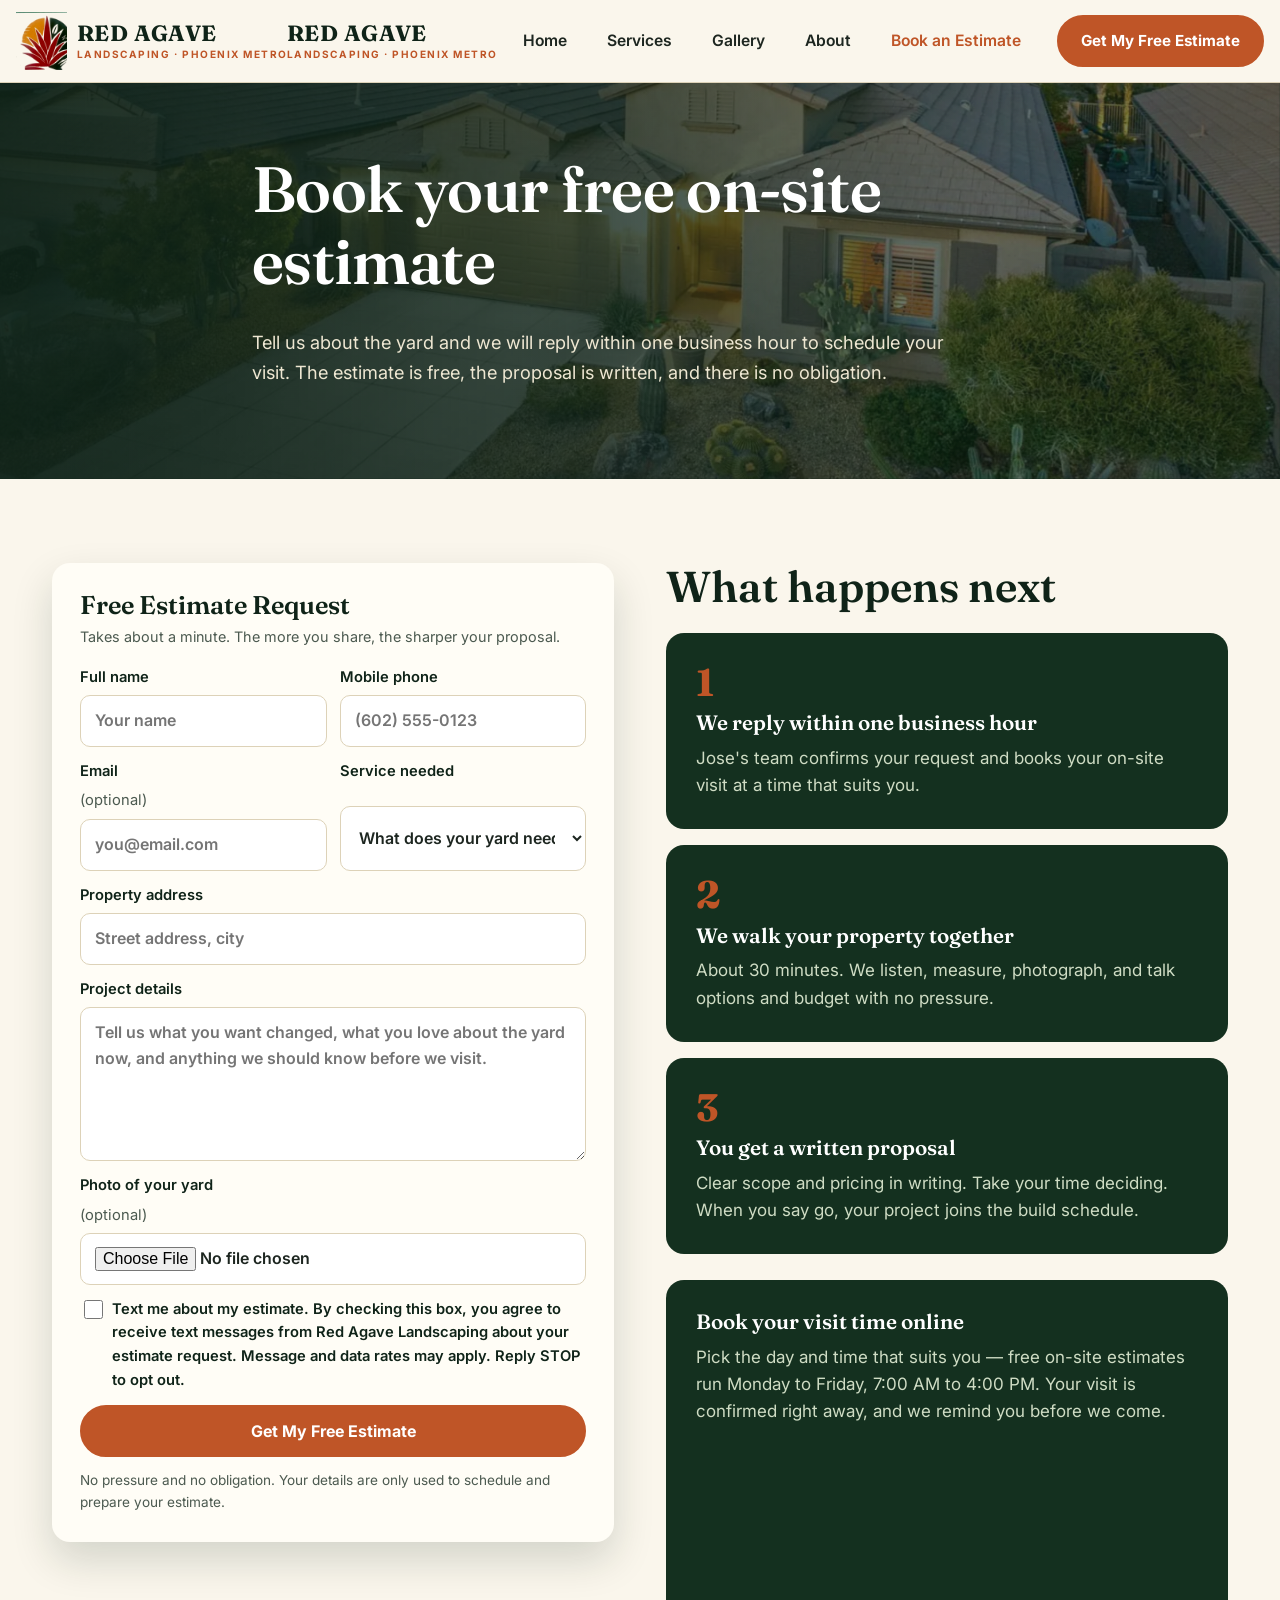
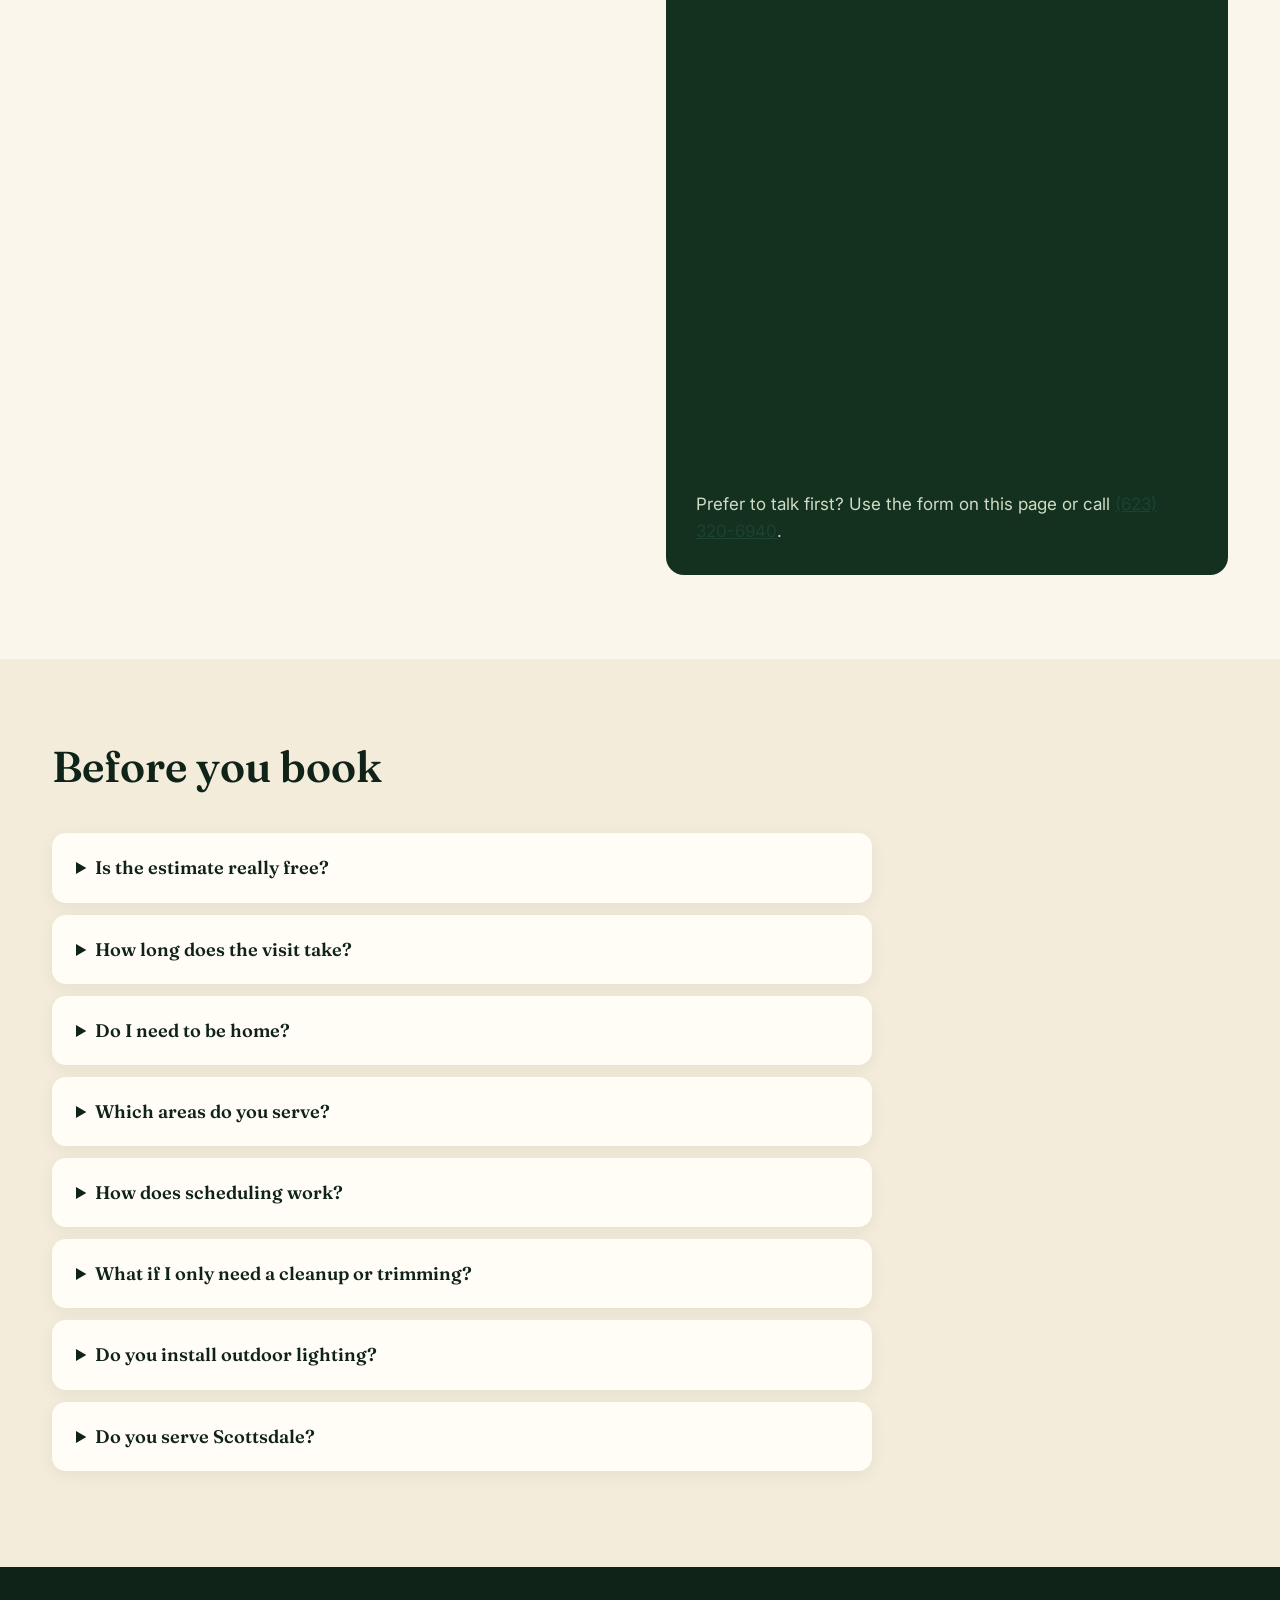
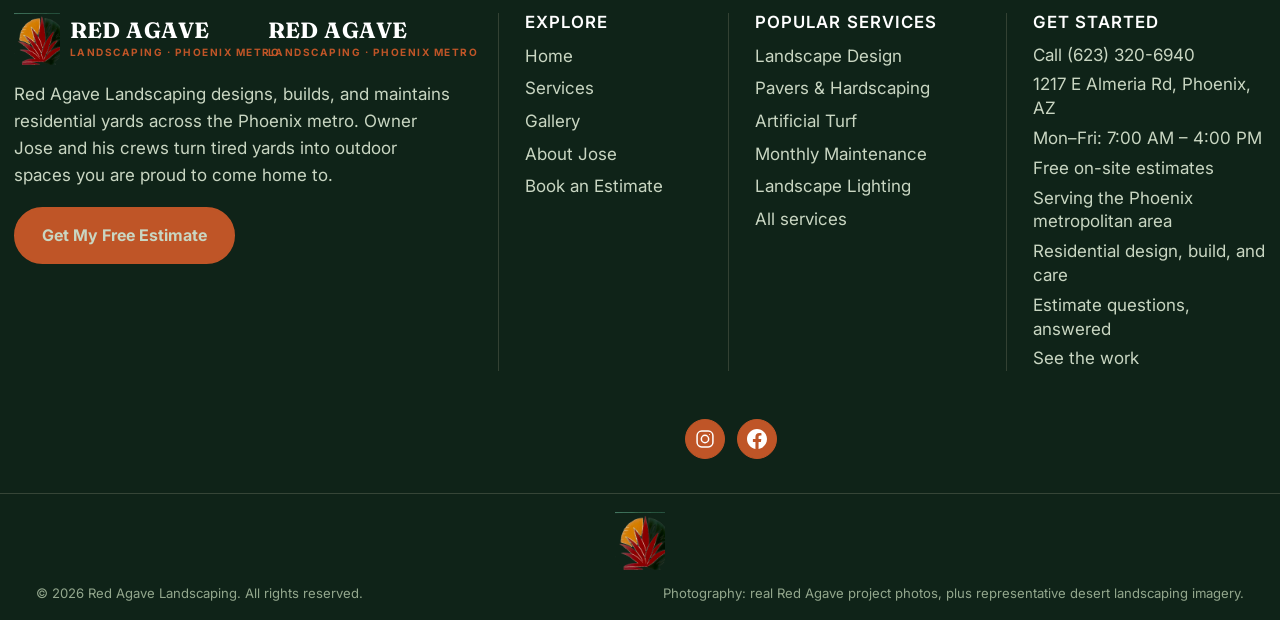
<file: book.html>
<!DOCTYPE html>
<html lang="en">
<head>
<meta charset="UTF-8">
<meta name="viewport" content="width=device-width, initial-scale=1">
<title>Book a Free On-Site Estimate | Red Agave Landscaping</title>
<meta name="description" content="Request your free on-site landscaping estimate from Red Agave Landscaping. We reply within one business hour with a written proposal after your visit. Phoenix metro.">
<link rel="canonical" href="https://redagavelandscapingaz.com/book.html">
<meta property="og:type" content="website">
<meta property="og:site_name" content="Red Agave Landscaping">
<meta property="og:title" content="Book a Free On-Site Estimate | Red Agave Landscaping">
<meta property="og:description" content="Request your free on-site landscaping estimate from Red Agave Landscaping. We reply within one business hour with a written proposal after your visit. Phoenix metro.">
<meta property="og:url" content="https://redagavelandscapingaz.com/book.html">
<meta property="og:image" content="https://redagavelandscapingaz.com/assets/img/og-cover.jpg">
<meta property="og:image:width" content="1200">
<meta property="og:image:height" content="740">
<meta name="twitter:card" content="summary_large_image">
<meta name="twitter:title" content="Book a Free On-Site Estimate | Red Agave Landscaping">
<meta name="twitter:description" content="Request your free on-site landscaping estimate from Red Agave Landscaping. We reply within one business hour with a written proposal after your visit. Phoenix metro.">
<meta name="twitter:image" content="https://redagavelandscapingaz.com/assets/img/og-cover.jpg">
<link rel="preconnect" href="https://fonts.googleapis.com">
<link rel="preconnect" href="https://fonts.gstatic.com" crossorigin>
<link href="https://fonts.googleapis.com/css2?family=Fraunces:ital,wght@0,500;0,600;0,700;1,500&family=Inter:wght@400;600;700;800&display=swap" rel="stylesheet">
<link rel="stylesheet" href="assets/styles.css">
<link rel="icon" type="image/png" sizes="64x64" href="assets/img/favicon-64.png">
<link rel="apple-touch-icon" sizes="180x180" href="assets/img/apple-touch-icon.png">

<script type="application/ld+json">
{
  "@context": "https://schema.org",
  "@type": "HomeAndConstructionBusiness",
  "@id": "https://redagavelandscapingaz.com/#business",
  "name": "Red Agave Landscaping",
  "legalName": "RED AGAVE LANDSCAPING LLC",
  "url": "https://redagavelandscapingaz.com/",
  "description": "Family-owned residential landscaping company in the Phoenix metropolitan area, serving Valley homeowners since 2008. Landscape design and installation, irrigation, pavers and hardscaping, xeriscape conversions, artificial turf, cleanups, tree and palm trimming, and monthly maintenance. Free on-site estimates.",
  "foundingDate": "2008",
  "founder": {
    "@type": "Person",
    "name": "Jose"
  },
  "telephone": "+1-623-320-6940",
  "email": "red.agave.land@gmail.com",
  "logo": "https://redagavelandscapingaz.com/assets/img/logo-official.png",
  "image": "https://redagavelandscapingaz.com/assets/img/logo-official.png",
  "address": {
    "@type": "PostalAddress",
    "streetAddress": "1217 E Almeria Rd",
    "addressLocality": "Phoenix",
    "addressRegion": "AZ",
    "addressCountry": "US"
  },
  "areaServed": [
    {
      "@type": "City",
      "name": "Phoenix, AZ"
    },
    {
      "@type": "City",
      "name": "Scottsdale, AZ"
    },
    {
      "@type": "City",
      "name": "Chandler, AZ"
    },
    {
      "@type": "City",
      "name": "Paradise Valley, AZ"
    },
    {
      "@type": "City",
      "name": "Peoria, AZ"
    },
    {
      "@type": "City",
      "name": "Glendale, AZ"
    },
    {
      "@type": "City",
      "name": "Surprise, AZ"
    },
    {
      "@type": "City",
      "name": "Anthem, AZ"
    },
    {
      "@type": "City",
      "name": "Ahwatukee, AZ"
    }
  ],
  "openingHoursSpecification": [
    {
      "@type": "OpeningHoursSpecification",
      "dayOfWeek": [
        "Monday",
        "Tuesday",
        "Wednesday",
        "Thursday",
        "Friday"
      ],
      "opens": "07:00",
      "closes": "16:00"
    }
  ],
  "sameAs": [
    "https://www.instagram.com/redagavelandscapingaz",
    "https://www.facebook.com/RedAgaveLandscaping"
  ],
  "knowsAbout": [
    "Landscape Design and Installation",
    "Irrigation and Sprinklers",
    "Pavers and Hardscaping",
    "Desert and Xeriscape Conversions",
    "Artificial Turf",
    "Yard Cleanups and Haul-Away",
    "Tree and Palm Trimming",
    "Monthly Maintenance",
    "Low-Voltage Landscape Lighting"
  ],
  "hasOfferCatalog": {
    "@type": "OfferCatalog",
    "name": "Landscaping Services",
    "itemListElement": [
      {
        "@type": "Offer",
        "itemOffered": {
          "@type": "Service",
          "name": "Free On-Site Estimate"
        }
      },
      {
        "@type": "Offer",
        "itemOffered": {
          "@type": "Service",
          "name": "Landscape Design and Installation"
        }
      },
      {
        "@type": "Offer",
        "itemOffered": {
          "@type": "Service",
          "name": "Irrigation and Sprinklers"
        }
      },
      {
        "@type": "Offer",
        "itemOffered": {
          "@type": "Service",
          "name": "Pavers and Hardscaping"
        }
      },
      {
        "@type": "Offer",
        "itemOffered": {
          "@type": "Service",
          "name": "Desert and Xeriscape Conversions"
        }
      },
      {
        "@type": "Offer",
        "itemOffered": {
          "@type": "Service",
          "name": "Artificial Turf"
        }
      },
      {
        "@type": "Offer",
        "itemOffered": {
          "@type": "Service",
          "name": "Yard Cleanups and Haul-Away"
        }
      },
      {
        "@type": "Offer",
        "itemOffered": {
          "@type": "Service",
          "name": "Tree and Palm Trimming"
        }
      },
      {
        "@type": "Offer",
        "itemOffered": {
          "@type": "Service",
          "name": "Monthly Maintenance"
        }
      },
      {
        "@type": "Offer",
        "itemOffered": {
          "@type": "Service",
          "name": "Low-Voltage Landscape Lighting"
        }
      }
    ]
  },
  "potentialAction": {
    "@type": "ReserveAction",
    "name": "Book a Free On-Site Estimate",
    "target": "https://redagavelandscapingaz.com/book.html"
  }
}
</script>
<script type="application/ld+json">
{
  "@context": "https://schema.org",
  "@type": "FAQPage",
  "mainEntity": [
    {
      "@type": "Question",
      "name": "Is the estimate really free?",
      "acceptedAnswer": {
        "@type": "Answer",
        "text": "Yes. The on-site visit and the written proposal cost nothing and carry no obligation. If we are not the right fit, the ideas from the visit are yours to keep."
      }
    },
    {
      "@type": "Question",
      "name": "How long does the visit take?",
      "acceptedAnswer": {
        "@type": "Answer",
        "text": "About 30 minutes for most homes. Larger design projects can take a little longer, because we measure and photograph everything your proposal needs."
      }
    },
    {
      "@type": "Question",
      "name": "Do I need to be home?",
      "acceptedAnswer": {
        "@type": "Answer",
        "text": "Ideally, yes. The best proposals come from hearing how you use the yard. If gates or dogs need arranging, tell us in the project details and we will plan around them."
      }
    },
    {
      "@type": "Question",
      "name": "Which areas do you serve?",
      "acceptedAnswer": {
        "@type": "Answer",
        "text": "Red Agave crews work across the Phoenix metropolitan area. Share your property address in the form and we will confirm scheduling for your neighborhood when we reply."
      }
    },
    {
      "@type": "Question",
      "name": "How does scheduling work?",
      "acceptedAnswer": {
        "@type": "Answer",
        "text": "Pick your visit time in the booking calendar on this page — free estimates run Monday to Friday, 7:00 AM to 4:00 PM — or send the form and Jose's team replies within one business hour to lock in a time that suits you. Either way, we confirm before we come and remind you ahead of the appointment."
      }
    },
    {
      "@type": "Question",
      "name": "What if I only need a cleanup or trimming?",
      "acceptedAnswer": {
        "@type": "Answer",
        "text": "Book the same free estimate. Cleanups, palm trimming, and maintenance plans all start with a quick look at the property so the price in your proposal is the real price."
      }
    },
    {
      "@type": "Question",
      "name": "Do you install outdoor lighting?",
      "acceptedAnswer": {
        "@type": "Answer",
        "text": "Yes. We design and install low-voltage landscape lighting — path lights, accent lighting for trees and walls, and lighting for pools and patios — so your yard stays safe, usable, and good-looking after dark. Lighting can be added to a new design or to a yard we already maintain, and it is included in your free on-site estimate."
      }
    },
    {
      "@type": "Question",
      "name": "Do you serve Scottsdale?",
      "acceptedAnswer": {
        "@type": "Answer",
        "text": "Yes — Scottsdale is part of our service area, along with Phoenix, Ahwatukee, Chandler, Paradise Valley, Peoria, Glendale, Surprise, and Anthem. Book a free on-site estimate and we will come out, walk your yard with you, and put the price in writing."
      }
    }
  ]
}
</script>
</head>
<body>
<a class="skip" href="#main">Skip to content</a>
<header class="site-header">
  <div class="wrap header-in">
    <a class="brand" href="index.html" aria-label="Red Agave Landscaping, home">
      <img class="brand-logo" src="assets/img/logo-official-256.png" alt="Red Agave Landscaping LLC logo"><span><span class="brand-name">RED AGAVE</span><span class="brand-sub">LANDSCAPING · PHOENIX METRO</span></span>
      <span><span class="brand-name">RED AGAVE</span><span class="brand-sub">LANDSCAPING · PHOENIX METRO</span></span>
    </a>
    <button class="nav-toggle" aria-label="Open menu" aria-expanded="false" aria-controls="main-nav"><span></span><span></span><span></span></button>
    <nav class="main-nav" id="main-nav" aria-label="Main">
      <ul>
          <li><a href="index.html">Home</a></li>
          <li><a href="services.html">Services</a></li>
          <li><a href="gallery.html">Gallery</a></li>
          <li><a href="about.html">About</a></li>
          <li><a href="book.html" aria-current="page">Book an Estimate</a></li>
      </ul>
    </nav>
    <a class="btn header-cta" href="book.html">Get My Free Estimate</a>
  </div>
</header>
<main id="main">

<section class="page-hero">
  <div class="hero-media"><img src="assets/img/front.webp" alt="Desert front yard with strong curb appeal"></div>
  <div class="hero-shade"></div>
  <div class="wrap page-hero-in">
    <h1>Book your free on-site estimate</h1>
    <p>Tell us about the yard and we will reply within one business hour to schedule your visit. The estimate is free, the proposal is written, and there is no obligation.</p>
  </div>
</section>

<section class="section">
  <div class="wrap split" style="align-items:start">
    <div class="hero-form-card" style="box-shadow:var(--shadow)">
      <h2 style="font-size:1.6rem">Free Estimate Request</h2>
      <p class="fineprint" style="font-size:.9rem;color:var(--ink-soft);margin-bottom:18px">Takes about a minute. The more you share, the sharper your proposal.</p>
      <form class="estimate-form" action="#" method="post" enctype="multipart/form-data" novalidate>
        <div class="form-row">
          <label>Full name
            <input type="text" name="name" autocomplete="name" required placeholder="Your name">
          </label>
          <label>Mobile phone
            <input type="tel" name="phone" autocomplete="tel" required placeholder="(602) 555-0123">
          </label>
        </div>
        <div class="form-row">
          <label>Email <span style="font-weight:400;color:var(--ink-soft)">(optional)</span>
            <input type="email" name="email" autocomplete="email" placeholder="you@email.com">
          </label>
          <label>Service needed
            <select name="service" required>
            <option value="">What does your yard need?</option>
          <option value="Landscape Design and Installation">Landscape Design and Installation</option>
          <option value="Irrigation and Sprinklers">Irrigation and Sprinklers</option>
          <option value="Pavers and Hardscaping">Pavers and Hardscaping</option>
          <option value="Desert and Xeriscape Conversions">Desert and Xeriscape Conversions</option>
          <option value="Artificial Turf">Artificial Turf</option>
          <option value="Yard Cleanups and Haul-Away">Yard Cleanups and Haul-Away</option>
          <option value="Tree and Palm Trimming">Tree and Palm Trimming</option>
          <option value="Monthly Maintenance">Monthly Maintenance</option>
          <option value="Low-Voltage Landscape Lighting">Low-Voltage Landscape Lighting</option>
          <option value="Not sure yet">Not sure yet, advise me</option>
            </select>
          </label>
        </div>
        <label>Property address
          <input type="text" name="address" autocomplete="street-address" placeholder="Street address, city">
        </label>
        <label>Project details
          <textarea name="details" rows="5" placeholder="Tell us what you want changed, what you love about the yard now, and anything we should know before we visit."></textarea>
        </label>
        <label>Photo of your yard <span style="font-weight:400;color:var(--ink-soft)">(optional)</span>
          <input type="file" name="yard-photo" accept="image/*">
        </label>
        <label class="consent">
          <input type="checkbox" name="sms-consent" value="yes">
          <span>Text me about my estimate. By checking this box, you agree to receive text messages from Red Agave Landscaping about your estimate request. Message and data rates may apply. Reply STOP to opt out.</span>
        </label>
        <button class="btn" type="submit" style="width:100%">Get My Free Estimate</button>
        <p class="fineprint" style="font-size:.85rem;color:var(--ink-soft);margin:0">No pressure and no obligation. Your details are only used to schedule and prepare your estimate.</p>
      </form>
      <div class="form-error" hidden role="alert">
        <h3>That didn't go through</h3>
        <p>Sorry, your request couldn't be sent. Please call us at <a href="tel:+16233206940">(623) 320-6940</a> and we'll book your free estimate right away.</p>
      </div>
      <div class="form-success" hidden role="status">
        <h3>Thanks<span data-first-name></span>, we got it.</h3>
        <p>Jose's team will reach out within one business hour to schedule your free estimate. Prefer to plan ahead? See how booking works below.</p>
        <p style="margin:0"><a class="btn btn-green" href="book.html#booking">Book My Visit Time</a></p>
      </div>
    </div>
    <div>
      <h2>What happens next</h2>
      <div class="steps" style="grid-template-columns:1fr;gap:16px;margin-bottom:26px">
        <div class="step"><span class="num">1</span><h3>We reply within one business hour</h3><p>Jose's team confirms your request and books your on-site visit at a time that suits you.</p></div>
        <div class="step"><span class="num">2</span><h3>We walk your property together</h3><p>About 30 minutes. We listen, measure, photograph, and talk options and budget with no pressure.</p></div>
        <div class="step"><span class="num">3</span><h3>You get a written proposal</h3><p>Clear scope and pricing in writing. Take your time deciding. When you say go, your project joins the build schedule.</p></div>
      </div>
      <div class="booking-note" id="booking">
        <h3>Book your visit time online</h3>
        <p>Pick the day and time that suits you — free on-site estimates run Monday to Friday, 7:00 AM to 4:00 PM. Your visit is confirmed right away, and we remind you before we come.</p>
        <iframe src="https://api.leadconnectorhq.com/widget/booking/D0ARNfF7j9mc7LlxUDc6" style="width:100%;min-height:640px;border:none;overflow:hidden" scrolling="no" id="ra_booking_D0ARNfF7j9mc7LlxUDc6" title="Book your free on-site estimate"></iframe>
        <script src="https://link.msgsndr.com/js/form_embed.js" type="text/javascript"></script>
        <p style="margin:0">Prefer to talk first? Use the form on this page or call <a href="tel:+16233206940">(623) 320-6940</a>.</p>
      </div>
    </div>
  </div>
</section>

<section class="section alt" id="faq">
  <div class="wrap">
    <div class="section-head">
      <h2>Before you book</h2>
    </div>
    <div class="faq">
      <details><summary>Is the estimate really free?</summary><p>Yes. The on-site visit and the written proposal cost nothing and carry no obligation. If we are not the right fit, the ideas from the visit are yours to keep.</p></details>
      <details><summary>How long does the visit take?</summary><p>About 30 minutes for most homes. Larger design projects can take a little longer, because we measure and photograph everything your proposal needs.</p></details>
      <details><summary>Do I need to be home?</summary><p>Ideally, yes. The best proposals come from hearing how you use the yard. If gates or dogs need arranging, tell us in the project details and we will plan around them.</p></details>
      <details><summary>Which areas do you serve?</summary><p>Red Agave crews work across the Phoenix metropolitan area. Share your property address in the form and we will confirm scheduling for your neighborhood when we reply.</p></details>
      <details><summary>How does scheduling work?</summary><p>Pick your visit time in the booking calendar on this page — free estimates run Monday to Friday, 7:00 AM to 4:00 PM — or send the form and Jose's team replies within one business hour to lock in a time that suits you. Either way, we confirm before we come and remind you ahead of the appointment.</p></details>
      <details><summary>What if I only need a cleanup or trimming?</summary><p>Book the same free estimate. Cleanups, palm trimming, and maintenance plans all start with a quick look at the property so the price in your proposal is the real price.</p></details>
      <details><summary>Do you install outdoor lighting?</summary><p>Yes. We design and install low-voltage landscape lighting — path lights, accent lighting for trees and walls, and lighting for pools and patios — so your yard stays safe, usable, and good-looking after dark. Lighting can be added to a new design or to a yard we already maintain, and it is included in your free on-site estimate.</p></details>
      <details><summary>Do you serve Scottsdale?</summary><p>Yes — Scottsdale is part of our service area, along with Phoenix, Ahwatukee, Chandler, Paradise Valley, Peoria, Glendale, Surprise, and Anthem. Book a free on-site estimate and we will come out, walk your yard with you, and put the price in writing.</p></details>
    </div>
  </div>
</section>

</main>
<footer class="site-footer">
  <div class="wrap footer-in">
    <div class="footer-brand">
      <a class="brand" href="index.html" style="margin-bottom:16px">
        <img class="brand-logo" src="assets/img/logo-official-256.png" alt="Red Agave Landscaping LLC logo"><span><span class="brand-name">RED AGAVE</span><span class="brand-sub">LANDSCAPING · PHOENIX METRO</span></span>
        <span><span class="brand-name">RED AGAVE</span><span class="brand-sub">LANDSCAPING · PHOENIX METRO</span></span>
      </a>
      <p style="max-width:32em">Red Agave Landscaping designs, builds, and maintains residential yards across the Phoenix metro. Owner Jose and his crews turn tired yards into outdoor spaces you are proud to come home to.</p>
      <p style="margin:0"><a class="btn" href="book.html">Get My Free Estimate</a></p>
    </div>
    <nav aria-label="Explore">
      <h3>EXPLORE</h3>
      <ul>
        <li><a href="index.html">Home</a></li>
        <li><a href="services.html">Services</a></li>
        <li><a href="gallery.html">Gallery</a></li>
        <li><a href="about.html">About Jose</a></li>
        <li><a href="book.html">Book an Estimate</a></li>
      </ul>
    </nav>
    <nav aria-label="Popular services" class="footer-services">
      <h3>POPULAR SERVICES</h3>
      <ul>
        <li><a href="services.html#design">Landscape Design</a></li>
        <li><a href="services.html#hardscaping">Pavers &amp; Hardscaping</a></li>
        <li><a href="services.html#turf">Artificial Turf</a></li>
        <li><a href="services.html#maintenance">Monthly Maintenance</a></li>
        <li><a href="services.html#lighting">Landscape Lighting</a></li>
        <li><a href="services.html">All services</a></li>
      </ul>
    </nav>
    <div class="footer-start">
      <h3>GET STARTED</h3>
      <ul>
        <li><a href="tel:+16233206940">Call (623) 320-6940</a></li>
        <li>1217 E Almeria Rd, Phoenix, AZ</li>
        <li>Mon–Fri: 7:00 AM – 4:00 PM</li>
        <li>Free on-site estimates</li>
        <li>Serving the Phoenix metropolitan area</li>
        <li>Residential design, build, and care</li>
        <li><a href="book.html#faq">Estimate questions, answered</a></li>
        <li><a href="gallery.html">See the work</a></li>
      </ul>
    </div>
    <div class="footer-social-cell">
      <div class="footer-social">
        <a href="https://www.instagram.com/redagavelandscapingaz/" target="_blank" rel="noopener" aria-label="Red Agave Landscaping on Instagram"><svg viewBox="0 0 24 24" fill="none" stroke="currentColor" stroke-width="1.8" stroke-linecap="round" stroke-linejoin="round" aria-hidden="true" focusable="false"><rect x="2.5" y="2.5" width="19" height="19" rx="5.5"/><circle cx="12" cy="12" r="4.4"/><circle cx="17.4" cy="6.6" r="0.6" fill="currentColor" stroke="none"/></svg></a>
        <a href="https://www.facebook.com/RedAgaveLandscaping" target="_blank" rel="noopener" aria-label="Red Agave Landscaping on Facebook"><svg viewBox="0 0 24 24" fill="currentColor" aria-hidden="true" focusable="false"><path d="M24 12.073c0-6.627-5.373-12-12-12s-12 5.373-12 12c0 5.99 4.388 10.954 10.125 11.854v-8.385H7.078v-3.47h3.047V9.43c0-3.007 1.792-4.669 4.533-4.669 1.312 0 2.686.235 2.686.235v2.953H15.83c-1.491 0-1.956.925-1.956 1.874v2.25h3.328l-.532 3.47h-2.796v8.385C19.612 23.027 24 18.062 24 12.073z"/></svg></a>
      </div>
    </div>
  </div>
  <div class="footer-bottom">
    <div class="footer-bottom-logo"><img src="assets/img/logo-official-256.png" alt="Red Agave Landscaping LLC logo"></div>
    <div class="wrap">
      <span>© <span data-year>2026</span> Red Agave Landscaping. All rights reserved.</span>
      <span>Photography: real Red Agave project photos, plus representative desert landscaping imagery.</span>
    </div>
  </div>
</footer>
<div class="mobile-bar">
  <a class="btn" href="book.html">Get My Free Estimate</a>
  <a class="btn btn-ghost" href="gallery.html">See Our Work</a>
</div>
<script src="assets/main.js" defer></script>
  <!-- HighLevel chat widget: Red Agave Website Chat (location f7IK70SRPnTvfqmfR4V1) -->
  <script src="https://widgets.leadconnectorhq.com/loader.js" data-resources-url="https://widgets.leadconnectorhq.com/chat-widget/loader.js" data-widget-id="6ae88d17629a77bacfa60f7c"></script>
</body>
</html>
</file>
<file: assets/styles.css>
/* Red Agave Landscaping — desert-modern design system */
:root{
  --green-950:#0f2318;
  --green-900:#14301f;
  --green-800:#1b4330;
  --green-700:#256045;
  --green-500:#3e7d5a;
  --sage:#9db89a;
  --terra:#bf5527;
  --terra-dark:#a03f18;
  --sand:#e8dcc0;
  --sand-soft:#f3ecda;
  --cream:#faf6ec;
  --paper:#fffdf6;
  --ink:#1d2620;
  --ink-soft:#4c5a50;
  --line:#ddd2b8;
  --radius:18px;
  --shadow:0 18px 40px rgba(15,35,24,.16);
  --font-display:"Fraunces",Georgia,"Times New Roman",serif;
  --font-body:"Inter",-apple-system,"Segoe UI",Roboto,Helvetica,Arial,sans-serif;
}
*{box-sizing:border-box}
html{scroll-behavior:smooth}
body{margin:0;font-family:var(--font-body);color:var(--ink);background:var(--cream);line-height:1.6;font-size:17px;-webkit-font-smoothing:antialiased}
img{max-width:100%;display:block}
a{color:var(--green-800)}
h1,h2,h3{font-family:var(--font-display);font-weight:600;line-height:1.12;color:var(--green-950);margin:0 0 .5em}
h1{font-size:clamp(2.4rem,5.2vw,4rem);letter-spacing:-.01em}
h2{font-size:clamp(1.9rem,3.6vw,2.7rem)}
h3{font-size:1.3rem}
p{margin:0 0 1em}
.wrap{max-width:1220px;margin:0 auto;padding:0 22px}
.skip{position:absolute;left:-999px;top:0;background:var(--green-950);color:#fff;padding:10px 16px;z-index:99}
.skip:focus{left:10px;top:10px}

/* Header */
.site-header{position:sticky;top:0;z-index:50;background:rgba(250,246,236,.96);backdrop-filter:blur(8px);border-bottom:1px solid var(--line)}
.site-header.scrolled{box-shadow:0 6px 24px rgba(15,35,24,.10)}
.header-in{display:flex;align-items:center;gap:26px;padding-top:12px;padding-bottom:12px}
.brand{display:flex;align-items:center;gap:12px;text-decoration:none;color:var(--green-950)}
.brand svg{flex:none}
.brand-name{font-family:var(--font-display);font-size:1.42rem;font-weight:700;letter-spacing:.02em;line-height:1}
.brand-sub{display:block;font-family:var(--font-body);font-size:.66rem;font-weight:700;letter-spacing:.24em;color:var(--terra);margin-top:4px}
.main-nav{margin-left:auto}
.main-nav ul{display:flex;gap:28px;list-style:none;margin:0;padding:0}
.main-nav a{text-decoration:none;color:var(--ink);font-weight:600;font-size:.98rem;padding:6px 2px}
.main-nav a:hover,.main-nav a[aria-current="page"]{color:var(--terra)}
.btn{display:inline-block;background:var(--terra);color:#fff;text-decoration:none;font-weight:700;padding:14px 26px;border-radius:999px;border:2px solid var(--terra);transition:background .15s,transform .15s;text-align:center;cursor:pointer;font-size:1rem;font-family:var(--font-body)}
.btn:hover{background:var(--terra-dark);border-color:var(--terra-dark)}
.btn-green{background:var(--green-800);border-color:var(--green-800)}
.btn-green:hover{background:var(--green-950);border-color:var(--green-950)}
.btn-ghost{background:transparent;color:var(--green-950);border-color:var(--green-800)}
.btn-ghost:hover{background:var(--green-800);color:#fff}
.header-cta{flex:none}
.nav-toggle{display:none;margin-left:auto;background:none;border:0;cursor:pointer;padding:8px}
.nav-toggle span{display:block;width:26px;height:3px;background:var(--green-950);margin:5px 0;border-radius:2px}

/* Hero */
.hero{position:relative;background:var(--green-950);color:#fff;overflow:hidden}
.hero-media{position:absolute;inset:0}
.hero-media img{width:100%;height:100%;object-fit:cover;opacity:.82}
.hero-shade{position:absolute;inset:0;background:linear-gradient(90deg,rgba(15,35,24,.88) 0%,rgba(15,35,24,.62) 46%,rgba(15,35,24,.18) 78%)}
.hero-in{position:relative;display:grid;grid-template-columns:1.15fr .85fr;gap:44px;padding:84px 22px 92px;align-items:center}
.hero h1{color:#fff}
.hero h1 em{font-style:italic;color:var(--sand)}
.hero-lede{font-size:1.16rem;color:#f0ead6;max-width:34em}
.hero-points{list-style:none;margin:22px 0 0;padding:0;display:grid;gap:10px}
.hero-points li{display:flex;gap:10px;align-items:flex-start;color:#f5efdd;font-weight:600}
.hero-points svg{flex:none;margin-top:3px}
.hero-form-card{background:var(--paper);color:var(--ink);border-radius:var(--radius);padding:28px;box-shadow:var(--shadow)}
.hero-form-card h2{font-size:1.5rem;margin-bottom:.2em}
.hero-form-card .fineprint{font-size:.85rem;color:var(--ink-soft);margin:0}

/* Forms */
.estimate-form{display:grid;gap:13px}
.estimate-form label{font-weight:600;font-size:.92rem;display:grid;gap:6px;color:var(--green-950)}
.estimate-form input,.estimate-form select,.estimate-form textarea{font:inherit;font-size:1rem;padding:12px 14px;border:1.5px solid var(--line);border-radius:10px;background:#fff;color:var(--ink);width:100%}
.estimate-form input:focus,.estimate-form select:focus,.estimate-form textarea:focus{outline:3px solid rgba(191,85,39,.35);border-color:var(--terra)}
.form-row{display:grid;grid-template-columns:1fr 1fr;gap:13px}
.consent{display:flex;gap:10px;align-items:flex-start;font-size:.82rem;color:var(--ink-soft);font-weight:400}
.estimate-form label.consent{display:flex}
.consent input{width:19px;height:19px;margin-top:2px;flex:none;accent-color:var(--green-800)}
.form-success{background:var(--sand-soft);border:2px solid var(--green-700);border-radius:14px;padding:24px;text-align:center}
.form-success h3{color:var(--green-800)}
.form-error{background:#fdf1ef;border:2px solid #b3402f;border-radius:14px;padding:24px;text-align:center;margin-top:16px}
.form-error h3{color:#8c2f22}
.form-error a{font-weight:700;white-space:nowrap}

/* Trust bar */
.trustbar{background:var(--green-900);color:var(--sand)}
.trustbar-in{display:flex;flex-wrap:wrap;gap:14px 40px;justify-content:center;padding-top:18px;padding-bottom:18px;font-weight:700;letter-spacing:.02em}
.trustbar span{display:flex;align-items:center;gap:9px}

/* Sections */
.section{padding:84px 0}
.section.alt{background:var(--sand-soft)}
.section.green{background:var(--green-950);color:#eef2e4}
.section.green h2,.section.green h3{color:#fff}
.section-head{max-width:46em;margin-bottom:42px}
.section-head.center{margin-left:auto;margin-right:auto;text-align:center}
.lede{font-size:1.13rem;color:var(--ink-soft)}
.section.green .lede{color:#cfdcc4}
.split{display:grid;grid-template-columns:1fr 1fr;gap:52px;align-items:center}
.split img{border-radius:var(--radius);box-shadow:var(--shadow);width:100%;height:auto;aspect-ratio:4/3;object-fit:cover;display:block}
.check-list{list-style:none;margin:20px 0;padding:0;display:grid;gap:12px}
.check-list li{display:flex;gap:11px;align-items:flex-start;font-weight:600;color:var(--green-950)}
.check-list svg{flex:none;margin-top:3px}

/* Cards */
.cards{display:grid;grid-template-columns:repeat(4,1fr);gap:20px}
.card{background:var(--paper);border-radius:var(--radius);overflow:hidden;box-shadow:0 8px 26px rgba(15,35,24,.10);text-decoration:none;color:var(--ink);display:flex;flex-direction:column;transition:transform .15s,box-shadow .15s}
.card:hover{transform:translateY(-4px);box-shadow:var(--shadow)}
.card img{height:170px;width:100%;object-fit:cover}
.card-body{padding:20px 20px 22px;display:flex;flex-direction:column;gap:6px;flex:1}
.card-body h3{margin:0}
.card-body p{color:var(--ink-soft);font-size:.96rem;margin:0;flex:1}
.card-link{font-weight:700;color:var(--terra);margin-top:8px}
.values{display:grid;grid-template-columns:repeat(3,1fr);gap:20px}
.value{background:var(--paper);border-radius:var(--radius);padding:26px;box-shadow:0 8px 26px rgba(15,35,24,.08)}
.value h3{margin-bottom:.3em}
.value p{color:var(--ink-soft);margin:0}

/* Steps */
.steps{display:grid;grid-template-columns:repeat(3,1fr);gap:20px;counter-reset:step}
.step{background:var(--green-900);border-radius:var(--radius);padding:30px;color:#e9efe0}
.step .num{font-family:var(--font-display);font-size:2.4rem;color:var(--terra);display:block;line-height:1;margin-bottom:10px;font-weight:700}
.step h3{color:#fff}
.step p{margin:0;color:#cfdcc4}

/* Before / After */
.ba-grid{display:grid;grid-template-columns:1fr 1fr;gap:22px}
.ba-pair{display:grid;grid-template-columns:1fr 1fr;gap:6px;border-radius:var(--radius);overflow:hidden;box-shadow:var(--shadow)}
.ba-pair figure{margin:0;position:relative}
.ba-pair img{height:300px;width:100%;object-fit:cover}
.ba-tag{position:absolute;top:12px;left:12px;background:rgba(15,35,24,.85);color:#fff;font-size:.74rem;font-weight:800;letter-spacing:.14em;padding:6px 11px;border-radius:999px}
.ba-tag.after{background:var(--terra)}
.ba-caption{grid-column:1/-1;background:var(--paper);padding:16px 20px;font-weight:600;color:var(--green-950)}
.gallery-grid{display:grid;grid-template-columns:repeat(3,1fr);gap:20px}
.gallery-grid figure{margin:0;border-radius:var(--radius);overflow:hidden;position:relative;box-shadow:0 8px 26px rgba(15,35,24,.10)}
.gallery-grid img{height:280px;width:100%;object-fit:cover}
.gallery-grid figcaption{position:absolute;left:0;right:0;bottom:0;background:linear-gradient(transparent,rgba(15,35,24,.88));color:#fff;padding:34px 18px 14px;font-weight:700}

/* Service detail rows */
.svc-nav{display:flex;flex-wrap:wrap;gap:9px;margin-bottom:14px}
.svc-nav a{background:var(--paper);border:1.5px solid var(--line);color:var(--green-900);text-decoration:none;font-weight:600;font-size:.9rem;padding:8px 15px;border-radius:999px}
.svc-nav a:hover{border-color:var(--terra);color:var(--terra)}
.svc{display:grid;grid-template-columns:1fr 1fr;gap:48px;align-items:center;padding:52px 0;border-bottom:1px solid var(--line)}
.svc:last-of-type{border-bottom:0}
.svc img{border-radius:var(--radius);box-shadow:var(--shadow);height:340px;width:100%;object-fit:cover}
.svc.flip .svc-media{order:2}
.svc ul{list-style:none;margin:14px 0 20px;padding:0;display:grid;gap:8px}
.svc ul li{display:flex;gap:10px;align-items:flex-start;color:var(--ink-soft);font-weight:600}
.svc ul svg{flex:none;margin-top:4px}
.svc-media.dual{display:grid;gap:14px;align-content:start}
.svc-media.dual img{height:248px}
.incl-label{font-weight:800;color:var(--green-950);margin:16px 0 0;text-transform:uppercase;letter-spacing:.08em;font-size:.8rem}
.good-for{margin:0 0 20px;color:var(--ink-soft)}
.good-for strong{color:var(--green-950)}

/* FAQ */
.faq{max-width:820px}
.faq details{background:var(--paper);border-radius:14px;padding:20px 24px;margin-bottom:12px;box-shadow:0 4px 16px rgba(15,35,24,.06)}
.faq summary{font-family:var(--font-display);font-size:1.14rem;font-weight:600;color:var(--green-950);cursor:pointer}
.faq details p{margin:12px 0 0;color:var(--ink-soft)}

/* CTA band */
.cta-band{background:var(--terra);color:#fff}
.cta-band-in{display:flex;flex-wrap:wrap;gap:22px;align-items:center;justify-content:space-between;padding-top:46px;padding-bottom:46px}
.cta-band h2{color:#fff;margin:0}
.cta-band p{margin:4px 0 0;color:#ffe9dc}
.cta-band .btn{background:#fff;color:var(--terra-dark);border-color:#fff}
.cta-band .btn:hover{background:var(--green-950);color:#fff;border-color:var(--green-950)}

/* Booking */
.booking-note{background:var(--green-900);color:#e9efe0;border-radius:var(--radius);padding:30px}
.booking-note h3{color:#fff}
.booking-note p{color:#cfdcc4}

/* Footer */
.site-footer{background:var(--green-950);color:#c9d6c2;margin-top:0}
.footer-in{display:grid;grid-template-columns:1.4fr 1fr 1fr 1.2fr;gap:38px;padding-top:60px;padding-bottom:44px}
.site-footer h3{color:#fff;font-size:1.05rem;font-family:var(--font-body);letter-spacing:.06em;margin-bottom:14px}
.site-footer ul{list-style:none;margin:0;padding:0;display:grid;gap:9px}
.site-footer a{color:#c9d6c2;text-decoration:none}
.site-footer a:hover{color:#fff;text-decoration:underline}
.footer-brand .brand-name{color:#fff}
.footer-bottom{border-top:1px solid rgba(233,220,192,.18);padding:20px 22px;font-size:.82rem;color:#93a78d}
.footer-bottom .wrap{display:flex;flex-wrap:wrap;gap:8px 26px;justify-content:space-between;padding:0}

/* Sticky mobile bar */
.mobile-bar{display:none;position:fixed;left:0;right:0;bottom:0;z-index:60;background:var(--green-950);padding:10px 12px calc(10px + env(safe-area-inset-bottom));gap:10px;box-shadow:0 -6px 24px rgba(0,0,0,.25)}
.mobile-bar .btn{flex:1;padding:13px 8px;font-size:.98rem}
.mobile-bar .btn-ghost{color:#fff;border-color:var(--sage)}
.mobile-bar .btn-ghost:hover{background:var(--green-800)}

/* Page hero (interior) */
.page-hero{position:relative;background:var(--green-950);color:#fff;overflow:hidden}
.page-hero .hero-media img{opacity:.55}
.page-hero-in{position:relative;padding:70px 22px 74px;max-width:820px}
.page-hero h1{color:#fff}
.page-hero p{color:#eee7d2;font-size:1.14rem;max-width:38em}

@media (max-width:1020px){
  .cards{grid-template-columns:repeat(2,1fr)}
  .values{grid-template-columns:1fr 1fr}
  .footer-in{grid-template-columns:1fr 1fr}
  .hero-in{grid-template-columns:1fr;padding:60px 22px 70px}
  .hero-form-card{max-width:560px}
}
@media (max-width:760px){
  body{font-size:16px;padding-bottom:66px}
  .brand-name{font-size:1.22rem}
  .brand-sub{font-size:.58rem;letter-spacing:.17em}
  .main-nav{display:none;position:absolute;top:100%;left:0;right:0;background:var(--cream);border-bottom:1px solid var(--line);padding:14px 22px 20px}
  .main-nav.open{display:block}
  .main-nav ul{flex-direction:column;gap:6px}
  .main-nav a{display:block;padding:10px 4px;font-size:1.05rem}
  .nav-toggle{display:block}
  .header-cta{display:none}
  .split,.svc,.ba-grid{grid-template-columns:1fr}
  .svc.flip .svc-media{order:0}
  .steps,.values,.gallery-grid{grid-template-columns:1fr}
  .cards{grid-template-columns:1fr}
  .form-row{grid-template-columns:1fr}
  .section{padding:60px 0}
  .mobile-bar{display:flex}
  .ba-pair img{height:210px}
  .footer-in{grid-template-columns:1fr;gap:28px}
}

/* ============================================================
   Animation pass 2026-11-02
   Tasteful motion: card tilt/lift + press states, scroll reveals,
   hero Ken Burns, CTA sheen. Transform/opacity only (GPU-friendly).
   All reveal hiding is gated behind .js-anim, which JS adds only
   when IntersectionObserver is supported and the user has NOT
   requested reduced motion — content is fully visible otherwise.
   ============================================================ */

/* --- Hero: slow Ken Burns zoom/pan (homepage hero only) --- */
@keyframes ra-kenburns{
  from{transform:scale(1) translate(0,0)}
  to{transform:scale(1.16) translate(-2%,1.4%)}
}
.hero .hero-media img{animation:ra-kenburns 24s ease-in-out infinite alternate;will-change:transform}

/* --- Scroll reveals (JS adds .reveal; IO adds .in) --- */
.js-anim .reveal{opacity:0;transform:translateY(38px);transition:opacity .8s ease var(--rd,0s),transform .8s cubic-bezier(.22,.61,.36,1) var(--rd,0s)}
.js-anim .reveal.in{opacity:1;transform:none}

/* --- Service cards: lift, image zoom, touch press --- */
.card{transition:transform .3s ease,box-shadow .3s ease}
.card img{transition:transform .7s cubic-bezier(.22,.61,.36,1)}
.card:hover img,.card:focus-visible img{transform:scale(1.1)}
.card:focus-visible{transform:translateY(-4px);box-shadow:var(--shadow);outline:3px solid rgba(191,85,39,.55);outline-offset:3px}
.card:active{transform:scale(.98)}
.card:active img{transform:scale(1.03)}

/* --- Static cards (values / steps): gentle hover lift --- */
.value,.step{transition:transform .3s ease,box-shadow .3s ease}
.value:hover{transform:translateY(-6px);box-shadow:var(--shadow)}
.step:hover{transform:translateY(-6px)}

/* --- Gallery figures: image zoom + caption slide-up --- */
.gallery-grid img{transition:transform .8s cubic-bezier(.22,.61,.36,1)}
.gallery-grid figcaption{transform:translateY(8px);transition:transform .45s ease,background .45s ease}
.gallery-grid figure:hover img,.gallery-grid figure:focus-within img{transform:scale(1.08)}
.gallery-grid figure:hover figcaption,.gallery-grid figure:focus-within figcaption{transform:translateY(0);background:linear-gradient(transparent,rgba(15,35,24,.94))}
.gallery-grid figure:active img{transform:scale(1.02)}

/* --- Before/after pairs: image zoom on hover --- */
.ba-pair figure{overflow:hidden}
.ba-pair img{transition:transform .8s cubic-bezier(.22,.61,.36,1)}
.ba-pair figure:hover img{transform:scale(1.07)}
.ba-pair figure:active img{transform:scale(1.02)}

/* --- Buttons / CTAs: hover lift, press state, sheen sweep --- */
.btn{position:relative;overflow:hidden;transition:background .2s ease,border-color .2s ease,color .2s ease,transform .18s ease,box-shadow .25s ease}
.btn:hover{transform:translateY(-2px);box-shadow:0 12px 24px rgba(15,35,24,.16)}
.btn:active{transform:translateY(0) scale(.98);box-shadow:none}
.btn:not(.btn-ghost)::after{content:"";position:absolute;inset:0;border-radius:inherit;background:linear-gradient(105deg,transparent 40%,rgba(255,255,255,.35) 50%,transparent 60%);transform:translateX(-120%);transition:transform .7s ease;pointer-events:none}
.btn:not(.btn-ghost):hover::after{transform:translateX(120%)}

/* --- Reduced motion: everything off, content instant --- */
@media (prefers-reduced-motion:reduce){
  html{scroll-behavior:auto}
  .hero .hero-media img{animation:none}
  .card,.card img,.value,.step,.gallery-grid img,.gallery-grid figcaption,.ba-pair img,.btn,.btn:not(.btn-ghost)::after{transition:none}
  .btn:not(.btn-ghost)::after{display:none}
  .card:hover,.card:focus-visible,.card:active,.value:hover,.step:hover,.btn:hover,.btn:active{transform:none}
  .card:hover img,.card:focus-visible img,.card:active img,.gallery-grid figure:hover img,.gallery-grid figure:focus-within img,.gallery-grid figure:active img,.ba-pair figure:hover img,.ba-pair figure:active img{transform:none}
  .gallery-grid figcaption{transform:none}
}

/* ============================================================
   Footer spacing pass 2026-11-02 (owner feedback: footer felt
   cramped). Spacing only — same content, same links, all pages
   share this markup/styles. Desktop columns get a faint divider
   and extra gutter; stacked layouts just get air.
   ============================================================ */
.site-footer{line-height:1.65}
.footer-in{padding-top:88px;padding-bottom:66px;gap:60px}
.site-footer h3{margin-bottom:22px}
.site-footer ul{gap:14px}
.site-footer li{line-height:1.6}
.footer-brand p{line-height:1.75}
.footer-brand .brand{margin-bottom:22px}
.footer-bottom{padding-top:28px;padding-bottom:28px}
@media (min-width:761px){
  .footer-in > *:not(.footer-brand){border-left:1px solid rgba(233,220,192,.16);padding-left:34px}
}
@media (max-width:1020px){
  .footer-in{gap:48px 56px}
}
@media (max-width:760px){
  .footer-in{padding-top:66px;padding-bottom:52px;gap:46px}
  .footer-bottom .wrap{gap:12px 26px}
}

/* ============================================================
   Footer condense pass 2026-11-02b (owner feedback round 2:
   footer height too tall — tighten the air back down, split
   Popular Services into two even columns of four, condense
   Get Started. Supersedes the spacing pass above where they
   conflict.)
   ============================================================ */
.site-footer{line-height:1.5}
.footer-in{padding-top:46px;padding-bottom:34px;gap:42px}
.site-footer h3{margin-bottom:12px}
.site-footer ul{gap:8px}
.site-footer li{line-height:1.45}
.footer-brand p{line-height:1.6}
.footer-brand .brand{margin-bottom:14px}
.footer-bottom{padding-top:16px;padding-bottom:16px}
.footer-services ul{grid-template-columns:1fr 1fr;grid-template-rows:repeat(4,auto);grid-auto-flow:column;column-gap:28px;row-gap:8px}
.footer-start ul{gap:6px}
.footer-start li{line-height:1.4}
@media (min-width:1021px){
  .footer-in{grid-template-columns:1.3fr .72fr 1.55fr 1fr}
}
@media (min-width:761px){
  .footer-in > *:not(.footer-brand){padding-left:26px}
}
@media (max-width:1020px){
  .footer-in{gap:34px 44px}
}
@media (max-width:760px){
  .footer-in{padding-top:40px;padding-bottom:30px;gap:30px}
}

/* ============================================================
   Footer slim pass 2026-11-02c (owner-approved redesign:
   Popular Services = one tidy column, four short names +
   All services. Full service names live on the Services
   page. Supersedes the 4+4 split in the condense pass.)
   ============================================================ */
.footer-services ul{grid-template-columns:1fr;grid-template-rows:none;grid-auto-flow:row;column-gap:0}
@media (min-width:1021px){
  .footer-in{grid-template-columns:1.4fr .8fr 1fr 1.1fr}
}

/* ============================================================
   Footer width pass 2026-11-02d (owner: widen the footer a
   little, brand/logo pushed to the far left edge.)
   ============================================================ */
.site-footer .wrap{max-width:1400px;padding-left:14px;padding-right:14px}
@media (max-width:760px){
  .site-footer .wrap{padding-left:12px;padding-right:12px}
}

/* Footer social links 2026-11-02: Instagram + Facebook icons, bottom bar */
.footer-social{display:flex;gap:12px;align-items:center}
.footer-social a{display:inline-flex;align-items:center;justify-content:center;width:40px;height:40px;border:1px solid rgba(233,220,192,.35);border-radius:50%;color:#c9d6c2;transition:background .2s ease,color .2s ease,border-color .2s ease}
.footer-social a:hover{background:#bf5527;border-color:#bf5527;color:#fff;text-decoration:none}
.footer-social svg{width:20px;height:20px;display:block}

/* Footer social row 2026-11-02: icons centered under the footer columns */
.footer-social-row{padding:2px 22px 24px}
.footer-social-row .wrap{display:flex;justify-content:center;padding:0}

/* Footer social colors 2026-11-02 (Emmanuel): orange at rest, white on hover/touch */
.footer-social a{background:#bf5527;border-color:#bf5527;color:#fff}
.footer-social a:hover,.footer-social a:focus-visible{background:#fff;border-color:#fff;color:#bf5527}

/* ============================================================
   Before/after drag slider 2026-11-02 (Jose's real project
   photos): full-width comparison with a draggable handle and
   a one-time intro sweep driven from main.js.
   ============================================================ */
.ba-slider{position:relative;border-radius:var(--radius);overflow:hidden;box-shadow:var(--shadow);aspect-ratio:16/10;--pos:50%;background:#0f2318}
.ba-slider .ba-img{position:absolute;inset:0;width:100%;height:100%;object-fit:cover;display:block}
.ba-slider .ba-after-wrap{position:absolute;inset:0;clip-path:inset(0 0 0 var(--pos))}
.ba-slider .ba-tag{z-index:3}
.ba-slider .ba-tag.after{left:auto;right:12px}
.ba-handle{position:absolute;top:0;bottom:0;left:var(--pos);width:3px;margin-left:-1.5px;background:#fff;z-index:4;box-shadow:0 0 0 1px rgba(0,0,0,.18);pointer-events:none}
.ba-knob{position:absolute;top:50%;left:50%;transform:translate(-50%,-50%);width:48px;height:48px;border-radius:50%;background:var(--terra);color:#fff;display:flex;align-items:center;justify-content:center;font-size:17px;font-weight:800;letter-spacing:1px;box-shadow:0 5px 16px rgba(0,0,0,.4)}
.ba-range{position:absolute;inset:0;width:100%;height:100%;margin:0;opacity:0;cursor:ew-resize;z-index:5;-webkit-appearance:none;appearance:none;background:transparent}
.ba-range:focus-visible{opacity:1;outline:3px solid rgba(191,85,39,.7);outline-offset:-3px}
.ba-caption-wide{margin-top:14px;border-radius:0 0 var(--radius) var(--radius)}
@media (max-width:760px){
  .ba-slider{aspect-ratio:4/3.4}
  .ba-knob{width:42px;height:42px;font-size:15px}
}

/* ============================================================
   Project step-by-step crossfade slideshows 2026-11-02
   (Jose's real project photos, added on top of the parallel
   integration): pure CSS crossfade + slow zoom per frame, in
   the site's existing motion language. Cards also join the
   existing scroll-reveal system via main.js. Hover pauses.
   ============================================================ */
.project-grid{display:grid;grid-template-columns:repeat(2,1fr);gap:22px}
.ss-card{margin:0;border-radius:var(--radius);overflow:hidden;position:relative;box-shadow:0 8px 26px rgba(15,35,24,.10);background:var(--green-950)}
.ss-frame{position:relative;aspect-ratio:3/3.4;overflow:hidden}
.ss-frame img{position:absolute;inset:0;width:100%;height:100%;object-fit:cover;opacity:0}
.ss-card figcaption{position:absolute;left:0;right:0;bottom:0;z-index:3;background:linear-gradient(transparent,rgba(15,35,24,.9));color:#fff;padding:38px 18px 14px;font-weight:700}
@keyframes ra-ss3{0%{opacity:0;transform:scale(1)}5%{opacity:1}30%{opacity:1}38%{opacity:0;transform:scale(1.07)}100%{opacity:0;transform:scale(1.07)}}
@keyframes ra-ss2{0%{opacity:0;transform:scale(1)}7%{opacity:1}44%{opacity:1}56%{opacity:0;transform:scale(1.07)}100%{opacity:0;transform:scale(1.07)}}
.ss-3 .ss-frame img{animation:ra-ss3 15s ease-in-out infinite}
.ss-2 .ss-frame img{animation:ra-ss2 10s ease-in-out infinite}
.ss-card:hover .ss-frame img{animation-play-state:paused}
@media (max-width:760px){.project-grid{grid-template-columns:1fr}.ss-frame{aspect-ratio:3/3.2}}

/* Page heroes get the same slow Ken Burns drift as the home hero */
.page-hero .hero-media img{animation:ra-kenburns 26s ease-in-out infinite alternate;will-change:transform}

@media (prefers-reduced-motion:reduce){
  .ss-2 .ss-frame img,.ss-3 .ss-frame img{animation:none;opacity:0}
  .ss-2 .ss-frame img:last-child,.ss-3 .ss-frame img:last-child{opacity:1}
  .page-hero .hero-media img{animation:none}
}

/* Official Red Agave logo 2026-11-02 (emblem from Jose's
   business card, declared official by Emmanuel): transparent
   PNG beside the wordmark — large in the nav, not oversized.
   Lockup tightened 2026-11-02 (Emmanuel): name + sub sit snug
   against the emblem as one fluid unit; the sub line stays on
   ONE line at every width — no more stacked wrap. */
.brand{gap:10px}
.brand>span{display:flex;flex-direction:column;justify-content:center;min-width:0}
.brand-logo{height:58px;width:auto;display:block;flex:none;transition:transform .25s ease}
.brand:hover .brand-logo{transform:scale(1.04)}
.brand-name{font-size:1.38rem;line-height:1.05;white-space:nowrap}
.brand-sub{font-size:.63rem;letter-spacing:.15em;line-height:1.25;margin-top:3px;white-space:nowrap}
.main-nav a{white-space:nowrap}
.header-in{gap:20px}
.header-cta{padding:12px 22px;font-size:.95rem}
.footer-brand .brand-logo{height:52px}
.footer-bottom-logo{display:flex;justify-content:center;padding:2px 0 14px}
.footer-bottom-logo img{height:58px;width:auto;display:block}
@media (max-width:1100px){
  .brand-logo{height:52px}
  .brand-name{font-size:1.28rem}
  .brand-sub{font-size:.6rem;letter-spacing:.13em}
  .main-nav ul{gap:20px}
}
@media (max-width:760px){
  .brand-logo{height:46px}
  .brand-name{font-size:1.2rem}
  .brand-sub{font-size:.57rem;letter-spacing:.12em}
  .footer-brand .brand-logo{height:44px}
  .footer-bottom-logo img{height:50px}
}

/* ============================================================
   Footer social placement pass 2026-11-02e (Emmanuel): the
   Instagram + Facebook icons move OUT of the full-width row
   under the footer and INTO the bottom middle of the footer
   columns — centered under the seam between the EXPLORE and
   POPULAR SERVICES columns. Colors unchanged from the
   2026-11-02 color pass: orange at rest, white on hover.
   The old .footer-social-row rules above are now unused.
   ============================================================ */
.footer-social-cell{display:flex;justify-content:center;margin-top:6px}
@media (min-width:1021px){
  .footer-social-cell{grid-column:2/4}
}
@media (max-width:1020px){
  .footer-social-cell{grid-column:1/-1}
}
.site-footer .footer-in > .footer-social-cell{border-left:none;padding-left:0}
.footer-social a{background:var(--terra);border-color:var(--terra);color:#fff}
.footer-social a:hover,.footer-social a:focus-visible{background:#fff;border-color:#fff;color:var(--terra)}

/* ============================================================
   Header spread pass 2026-11-03 (Emmanuel): the brand icon
   moves to the far LEFT edge of the nav bar and the bar
   stretches full-width so the logo, links, and CTA stop
   looking congested in the middle. The logo itself is NOT
   stretched or resized — same 58px emblem, just repositioned.
   ============================================================ */
.site-header .wrap{max-width:1500px;padding-left:16px;padding-right:16px}
.header-in{gap:34px}
@media (min-width:1101px){
  .main-nav ul{gap:36px}
}
@media (max-width:760px){
  .site-header .wrap{padding-left:12px;padding-right:12px}
  .header-in{gap:16px}
}
</file>
